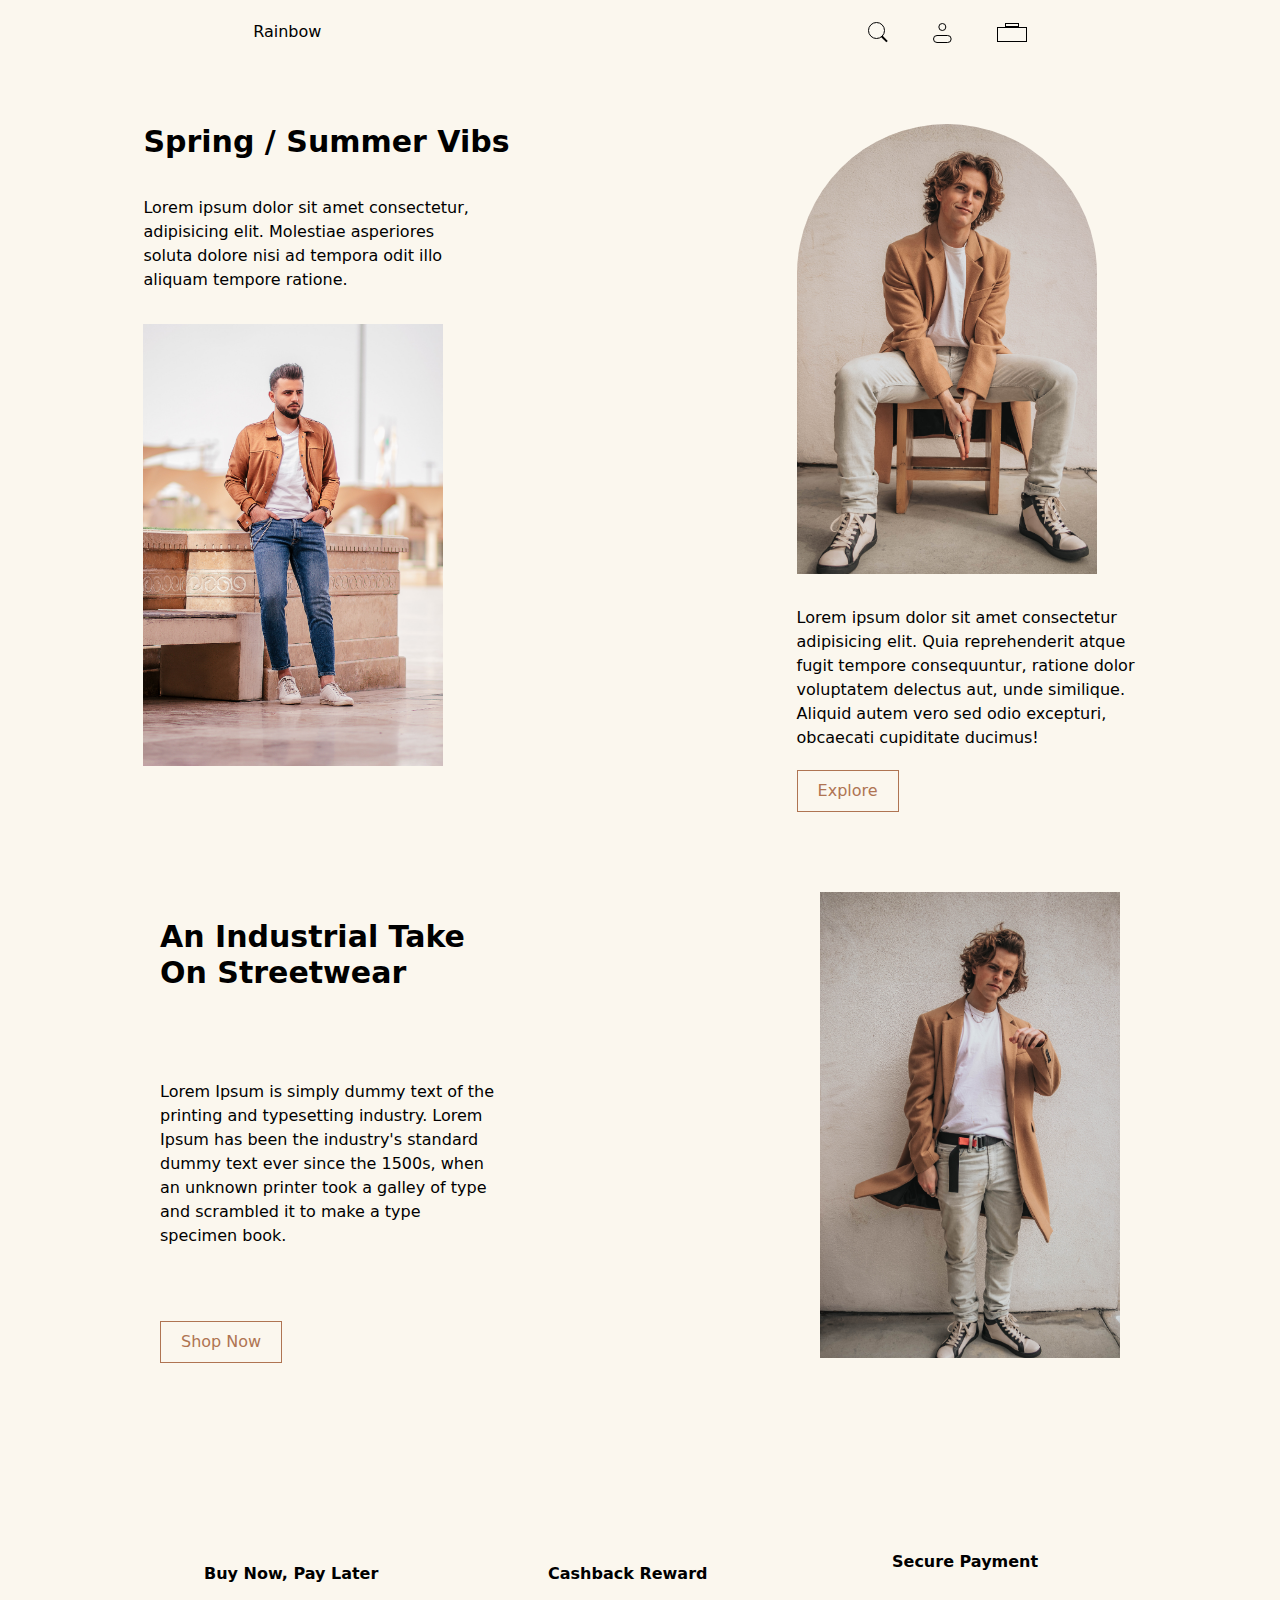
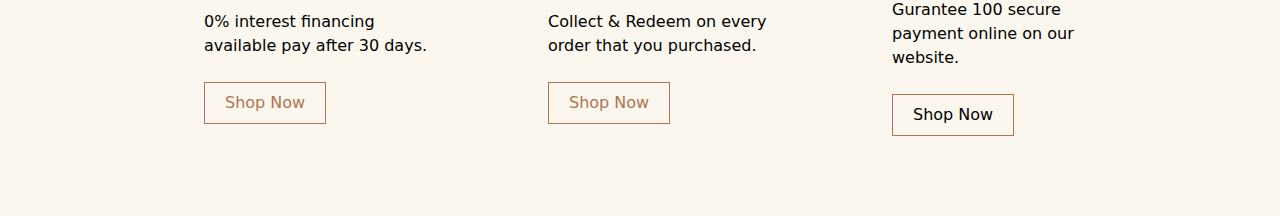
<file: Projects/1. Rainbow Project/index.html>
<html lang="en">
  <head>
    <meta charset="UTF-8" />
    <meta http-equiv="X-UA-Compatible" content="IE=edge" />
    <meta name="viewport" content="width=device-width, initial-scale=1.0" />
    <link rel="stylesheet" href="css/style.css" />
    <title>Simple Tailwind Starter</title>
  </head>
  <body class="bg-[#FBF7EE]">
    <nav class="flex justify-around">
      <div class="logo mt-5">
        <h1>Rainbow</h1>
      </div>
      <div class="nav-images mt-5">
        <img src="Images/SVG/SVG 1.svg" class="inline ml-10" />
        <img src="Images/SVG/SVG 2.svg" class="inline ml-10" />
        <img src="Images/SVG/SVG 3.svg" class="inline ml-10" />
      </div>
    </nav>

    <header class="mt-20 flex justify-around">
      <div class="card-one">
        <h1 class="font-bold mb-9 text-3xl">Spring / Summer Vibs</h1>
        <p class="w-[340px] font-light">
          Lorem ipsum dolor sit amet consectetur, adipisicing elit. Molestiae
          asperiores soluta dolore nisi ad tempora odit illo aliquam tempore
          ratione.
        </p>
        <img
          src="Images/mohamad-khosravi-DuY4JP2M34Q-unsplash.jpg"
          class="w-[300px] mt-8"
        />
      </div>
      <div class="card-two">
        <img
          src="Images/austin-wade-d2s8NQ6WD24-unsplash.jpg"
          class="w-[300px] mb-8 rounded-t-[40rem]"
        />
        <p class="w-[340px] mb-5 font-light">
          Lorem ipsum dolor sit amet consectetur adipisicing elit. Quia
          reprehenderit atque fugit tempore consequuntur, ratione dolor
          voluptatem delectus aut, unde similique. Aliquid autem vero sed odio
          excepturi, obcaecati cupiditate ducimus!
        </p>
        <button
          class="border border-[#AF7452] text-[#AF7452] pt-2 pb-2 pl-5 pr-5"
        >
          Explore
        </button>
      </div>
    </header>

    <section class="flex justify-around pt-20">
      <div class="flex flex-col justify-around items-start">
        <h1 class="font-bold mb-9 text-3xl">
          An Industrial Take <br />
          On Streetwear
        </h1>
        <p class="w-[340px] mb-5 font-light">
          Lorem Ipsum is simply dummy text of the printing and typesetting
          industry. Lorem Ipsum has been the industry's standard dummy text ever
          since the 1500s, when an unknown printer took a galley of type and
          scrambled it to make a type specimen book.
        </p>
        <button
          class="border border-[#AF7452] text-[#AF7452] pt-2 pb-2 pl-5 pr-5"
        >
          Shop Now
        </button>
      </div>
      <img
        src="Images/austin-wade-iQn82USu8gs-unsplash.jpg"
        class="w-[300px] mb-8"
      />
    </section>

    <section class="flex justify-center items-center mt-20 p-10">
      <div class="p-10 ml-10">
        <h1 class="font-bold mb-6">Buy Now, Pay Later</h1>
        <p class="font-thin w-[14rem]">
          0% interest financing available pay after 30 days.
        </p>
        <button
          class="border border-[#AF7452] text-[#AF7452] pt-2 pb-2 pl-5 pr-5 mt-6"
        >
          Shop Now
        </button>
      </div>
      <div class="p-10 ml-10">
        <h1 class="font-bold mb-6">Cashback Reward</h1>
        <p class="font-thin w-[14rem]">
          Collect & Redeem on every order that you purchased.
        </p>
        <button
          class="border border-[#AF7452] text-[#AF7452] pt-2 pb-2 pl-5 pr-5 mt-6"
        >
          Shop Now
        </button>
      </div>
      <div class="p-10 ml-10">
        <h1 class="font-bold mb-6">Secure Payment</h1>
        <p class="font-thin w-[14rem]">
          Gurantee 100 secure payment online on our website.
        </p>
        <button
          class="border border-[#AF7452] text-[#AF7453] pt-2 pb-2 pl-5 pr-5 mt-6"
        >
          Shop Now
        </button>
      </div>
    </section>
  </body>
</html>
</file>
<file: Projects/1. Rainbow Project/css/style.css>
/*
! tailwindcss v3.1.8 | MIT License | https://tailwindcss.com
*/

/*
1. Prevent padding and border from affecting element width. (https://github.com/mozdevs/cssremedy/issues/4)
2. Allow adding a border to an element by just adding a border-width. (https://github.com/tailwindcss/tailwindcss/pull/116)
*/

*,
::before,
::after {
  box-sizing: border-box;
  /* 1 */
  border-width: 0;
  /* 2 */
  border-style: solid;
  /* 2 */
  border-color: #e5e7eb;
  /* 2 */
}

::before,
::after {
  --tw-content: '';
}

/*
1. Use a consistent sensible line-height in all browsers.
2. Prevent adjustments of font size after orientation changes in iOS.
3. Use a more readable tab size.
4. Use the user's configured `sans` font-family by default.
*/

html {
  line-height: 1.5;
  /* 1 */
  -webkit-text-size-adjust: 100%;
  /* 2 */
  -moz-tab-size: 4;
  /* 3 */
  -o-tab-size: 4;
     tab-size: 4;
  /* 3 */
  font-family: ui-sans-serif, system-ui, -apple-system, BlinkMacSystemFont, "Segoe UI", Roboto, "Helvetica Neue", Arial, "Noto Sans", sans-serif, "Apple Color Emoji", "Segoe UI Emoji", "Segoe UI Symbol", "Noto Color Emoji";
  /* 4 */
}

/*
1. Remove the margin in all browsers.
2. Inherit line-height from `html` so users can set them as a class directly on the `html` element.
*/

body {
  margin: 0;
  /* 1 */
  line-height: inherit;
  /* 2 */
}

/*
1. Add the correct height in Firefox.
2. Correct the inheritance of border color in Firefox. (https://bugzilla.mozilla.org/show_bug.cgi?id=190655)
3. Ensure horizontal rules are visible by default.
*/

hr {
  height: 0;
  /* 1 */
  color: inherit;
  /* 2 */
  border-top-width: 1px;
  /* 3 */
}

/*
Add the correct text decoration in Chrome, Edge, and Safari.
*/

abbr:where([title]) {
  -webkit-text-decoration: underline dotted;
          text-decoration: underline dotted;
}

/*
Remove the default font size and weight for headings.
*/

h1,
h2,
h3,
h4,
h5,
h6 {
  font-size: inherit;
  font-weight: inherit;
}

/*
Reset links to optimize for opt-in styling instead of opt-out.
*/

a {
  color: inherit;
  text-decoration: inherit;
}

/*
Add the correct font weight in Edge and Safari.
*/

b,
strong {
  font-weight: bolder;
}

/*
1. Use the user's configured `mono` font family by default.
2. Correct the odd `em` font sizing in all browsers.
*/

code,
kbd,
samp,
pre {
  font-family: ui-monospace, SFMono-Regular, Menlo, Monaco, Consolas, "Liberation Mono", "Courier New", monospace;
  /* 1 */
  font-size: 1em;
  /* 2 */
}

/*
Add the correct font size in all browsers.
*/

small {
  font-size: 80%;
}

/*
Prevent `sub` and `sup` elements from affecting the line height in all browsers.
*/

sub,
sup {
  font-size: 75%;
  line-height: 0;
  position: relative;
  vertical-align: baseline;
}

sub {
  bottom: -0.25em;
}

sup {
  top: -0.5em;
}

/*
1. Remove text indentation from table contents in Chrome and Safari. (https://bugs.chromium.org/p/chromium/issues/detail?id=999088, https://bugs.webkit.org/show_bug.cgi?id=201297)
2. Correct table border color inheritance in all Chrome and Safari. (https://bugs.chromium.org/p/chromium/issues/detail?id=935729, https://bugs.webkit.org/show_bug.cgi?id=195016)
3. Remove gaps between table borders by default.
*/

table {
  text-indent: 0;
  /* 1 */
  border-color: inherit;
  /* 2 */
  border-collapse: collapse;
  /* 3 */
}

/*
1. Change the font styles in all browsers.
2. Remove the margin in Firefox and Safari.
3. Remove default padding in all browsers.
*/

button,
input,
optgroup,
select,
textarea {
  font-family: inherit;
  /* 1 */
  font-size: 100%;
  /* 1 */
  font-weight: inherit;
  /* 1 */
  line-height: inherit;
  /* 1 */
  color: inherit;
  /* 1 */
  margin: 0;
  /* 2 */
  padding: 0;
  /* 3 */
}

/*
Remove the inheritance of text transform in Edge and Firefox.
*/

button,
select {
  text-transform: none;
}

/*
1. Correct the inability to style clickable types in iOS and Safari.
2. Remove default button styles.
*/

button,
[type='button'],
[type='reset'],
[type='submit'] {
  -webkit-appearance: button;
  /* 1 */
  background-color: transparent;
  /* 2 */
  background-image: none;
  /* 2 */
}

/*
Use the modern Firefox focus style for all focusable elements.
*/

:-moz-focusring {
  outline: auto;
}

/*
Remove the additional `:invalid` styles in Firefox. (https://github.com/mozilla/gecko-dev/blob/2f9eacd9d3d995c937b4251a5557d95d494c9be1/layout/style/res/forms.css#L728-L737)
*/

:-moz-ui-invalid {
  box-shadow: none;
}

/*
Add the correct vertical alignment in Chrome and Firefox.
*/

progress {
  vertical-align: baseline;
}

/*
Correct the cursor style of increment and decrement buttons in Safari.
*/

::-webkit-inner-spin-button,
::-webkit-outer-spin-button {
  height: auto;
}

/*
1. Correct the odd appearance in Chrome and Safari.
2. Correct the outline style in Safari.
*/

[type='search'] {
  -webkit-appearance: textfield;
  /* 1 */
  outline-offset: -2px;
  /* 2 */
}

/*
Remove the inner padding in Chrome and Safari on macOS.
*/

::-webkit-search-decoration {
  -webkit-appearance: none;
}

/*
1. Correct the inability to style clickable types in iOS and Safari.
2. Change font properties to `inherit` in Safari.
*/

::-webkit-file-upload-button {
  -webkit-appearance: button;
  /* 1 */
  font: inherit;
  /* 2 */
}

/*
Add the correct display in Chrome and Safari.
*/

summary {
  display: list-item;
}

/*
Removes the default spacing and border for appropriate elements.
*/

blockquote,
dl,
dd,
h1,
h2,
h3,
h4,
h5,
h6,
hr,
figure,
p,
pre {
  margin: 0;
}

fieldset {
  margin: 0;
  padding: 0;
}

legend {
  padding: 0;
}

ol,
ul,
menu {
  list-style: none;
  margin: 0;
  padding: 0;
}

/*
Prevent resizing textareas horizontally by default.
*/

textarea {
  resize: vertical;
}

/*
1. Reset the default placeholder opacity in Firefox. (https://github.com/tailwindlabs/tailwindcss/issues/3300)
2. Set the default placeholder color to the user's configured gray 400 color.
*/

input::-moz-placeholder, textarea::-moz-placeholder {
  opacity: 1;
  /* 1 */
  color: #9ca3af;
  /* 2 */
}

input::placeholder,
textarea::placeholder {
  opacity: 1;
  /* 1 */
  color: #9ca3af;
  /* 2 */
}

/*
Set the default cursor for buttons.
*/

button,
[role="button"] {
  cursor: pointer;
}

/*
Make sure disabled buttons don't get the pointer cursor.
*/

:disabled {
  cursor: default;
}

/*
1. Make replaced elements `display: block` by default. (https://github.com/mozdevs/cssremedy/issues/14)
2. Add `vertical-align: middle` to align replaced elements more sensibly by default. (https://github.com/jensimmons/cssremedy/issues/14#issuecomment-634934210)
   This can trigger a poorly considered lint error in some tools but is included by design.
*/

img,
svg,
video,
canvas,
audio,
iframe,
embed,
object {
  display: block;
  /* 1 */
  vertical-align: middle;
  /* 2 */
}

/*
Constrain images and videos to the parent width and preserve their intrinsic aspect ratio. (https://github.com/mozdevs/cssremedy/issues/14)
*/

img,
video {
  max-width: 100%;
  height: auto;
}

*, ::before, ::after {
  --tw-border-spacing-x: 0;
  --tw-border-spacing-y: 0;
  --tw-translate-x: 0;
  --tw-translate-y: 0;
  --tw-rotate: 0;
  --tw-skew-x: 0;
  --tw-skew-y: 0;
  --tw-scale-x: 1;
  --tw-scale-y: 1;
  --tw-pan-x:  ;
  --tw-pan-y:  ;
  --tw-pinch-zoom:  ;
  --tw-scroll-snap-strictness: proximity;
  --tw-ordinal:  ;
  --tw-slashed-zero:  ;
  --tw-numeric-figure:  ;
  --tw-numeric-spacing:  ;
  --tw-numeric-fraction:  ;
  --tw-ring-inset:  ;
  --tw-ring-offset-width: 0px;
  --tw-ring-offset-color: #fff;
  --tw-ring-color: rgb(59 130 246 / 0.5);
  --tw-ring-offset-shadow: 0 0 #0000;
  --tw-ring-shadow: 0 0 #0000;
  --tw-shadow: 0 0 #0000;
  --tw-shadow-colored: 0 0 #0000;
  --tw-blur:  ;
  --tw-brightness:  ;
  --tw-contrast:  ;
  --tw-grayscale:  ;
  --tw-hue-rotate:  ;
  --tw-invert:  ;
  --tw-saturate:  ;
  --tw-sepia:  ;
  --tw-drop-shadow:  ;
  --tw-backdrop-blur:  ;
  --tw-backdrop-brightness:  ;
  --tw-backdrop-contrast:  ;
  --tw-backdrop-grayscale:  ;
  --tw-backdrop-hue-rotate:  ;
  --tw-backdrop-invert:  ;
  --tw-backdrop-opacity:  ;
  --tw-backdrop-saturate:  ;
  --tw-backdrop-sepia:  ;
}

::-webkit-backdrop {
  --tw-border-spacing-x: 0;
  --tw-border-spacing-y: 0;
  --tw-translate-x: 0;
  --tw-translate-y: 0;
  --tw-rotate: 0;
  --tw-skew-x: 0;
  --tw-skew-y: 0;
  --tw-scale-x: 1;
  --tw-scale-y: 1;
  --tw-pan-x:  ;
  --tw-pan-y:  ;
  --tw-pinch-zoom:  ;
  --tw-scroll-snap-strictness: proximity;
  --tw-ordinal:  ;
  --tw-slashed-zero:  ;
  --tw-numeric-figure:  ;
  --tw-numeric-spacing:  ;
  --tw-numeric-fraction:  ;
  --tw-ring-inset:  ;
  --tw-ring-offset-width: 0px;
  --tw-ring-offset-color: #fff;
  --tw-ring-color: rgb(59 130 246 / 0.5);
  --tw-ring-offset-shadow: 0 0 #0000;
  --tw-ring-shadow: 0 0 #0000;
  --tw-shadow: 0 0 #0000;
  --tw-shadow-colored: 0 0 #0000;
  --tw-blur:  ;
  --tw-brightness:  ;
  --tw-contrast:  ;
  --tw-grayscale:  ;
  --tw-hue-rotate:  ;
  --tw-invert:  ;
  --tw-saturate:  ;
  --tw-sepia:  ;
  --tw-drop-shadow:  ;
  --tw-backdrop-blur:  ;
  --tw-backdrop-brightness:  ;
  --tw-backdrop-contrast:  ;
  --tw-backdrop-grayscale:  ;
  --tw-backdrop-hue-rotate:  ;
  --tw-backdrop-invert:  ;
  --tw-backdrop-opacity:  ;
  --tw-backdrop-saturate:  ;
  --tw-backdrop-sepia:  ;
}

::backdrop {
  --tw-border-spacing-x: 0;
  --tw-border-spacing-y: 0;
  --tw-translate-x: 0;
  --tw-translate-y: 0;
  --tw-rotate: 0;
  --tw-skew-x: 0;
  --tw-skew-y: 0;
  --tw-scale-x: 1;
  --tw-scale-y: 1;
  --tw-pan-x:  ;
  --tw-pan-y:  ;
  --tw-pinch-zoom:  ;
  --tw-scroll-snap-strictness: proximity;
  --tw-ordinal:  ;
  --tw-slashed-zero:  ;
  --tw-numeric-figure:  ;
  --tw-numeric-spacing:  ;
  --tw-numeric-fraction:  ;
  --tw-ring-inset:  ;
  --tw-ring-offset-width: 0px;
  --tw-ring-offset-color: #fff;
  --tw-ring-color: rgb(59 130 246 / 0.5);
  --tw-ring-offset-shadow: 0 0 #0000;
  --tw-ring-shadow: 0 0 #0000;
  --tw-shadow: 0 0 #0000;
  --tw-shadow-colored: 0 0 #0000;
  --tw-blur:  ;
  --tw-brightness:  ;
  --tw-contrast:  ;
  --tw-grayscale:  ;
  --tw-hue-rotate:  ;
  --tw-invert:  ;
  --tw-saturate:  ;
  --tw-sepia:  ;
  --tw-drop-shadow:  ;
  --tw-backdrop-blur:  ;
  --tw-backdrop-brightness:  ;
  --tw-backdrop-contrast:  ;
  --tw-backdrop-grayscale:  ;
  --tw-backdrop-hue-rotate:  ;
  --tw-backdrop-invert:  ;
  --tw-backdrop-opacity:  ;
  --tw-backdrop-saturate:  ;
  --tw-backdrop-sepia:  ;
}

.m-1 {
  margin: 0.25rem;
}

.mt-5 {
  margin-top: 1.25rem;
}

.ml-10 {
  margin-left: 2.5rem;
}

.mt-20 {
  margin-top: 5rem;
}

.mb-9 {
  margin-bottom: 2.25rem;
}

.mt-8 {
  margin-top: 2rem;
}

.mb-8 {
  margin-bottom: 2rem;
}

.mb-5 {
  margin-bottom: 1.25rem;
}

.mb-6 {
  margin-bottom: 1.5rem;
}

.mt-6 {
  margin-top: 1.5rem;
}

.inline {
  display: inline;
}

.flex {
  display: flex;
}

.w-\[340px\] {
  width: 340px;
}

.w-\[300px\] {
  width: 300px;
}

.w-\[14rem\] {
  width: 14rem;
}

.flex-col {
  flex-direction: column;
}

.items-start {
  align-items: flex-start;
}

.items-center {
  align-items: center;
}

.justify-center {
  justify-content: center;
}

.justify-around {
  justify-content: space-around;
}

.rounded-t-\[40rem\] {
  border-top-left-radius: 40rem;
  border-top-right-radius: 40rem;
}

.border {
  border-width: 1px;
}

.border-\[\#AF7452\] {
  --tw-border-opacity: 1;
  border-color: rgb(175 116 82 / var(--tw-border-opacity));
}

.bg-green-200 {
  --tw-bg-opacity: 1;
  background-color: rgb(187 247 208 / var(--tw-bg-opacity));
}

.bg-red-200 {
  --tw-bg-opacity: 1;
  background-color: rgb(254 202 202 / var(--tw-bg-opacity));
}

.bg-black {
  --tw-bg-opacity: 1;
  background-color: rgb(0 0 0 / var(--tw-bg-opacity));
}

.bg-\[\#FBF7EE\] {
  --tw-bg-opacity: 1;
  background-color: rgb(251 247 238 / var(--tw-bg-opacity));
}

.p-1 {
  padding: 0.25rem;
}

.p-10 {
  padding: 2.5rem;
}

.pt-2 {
  padding-top: 0.5rem;
}

.pb-2 {
  padding-bottom: 0.5rem;
}

.pl-5 {
  padding-left: 1.25rem;
}

.pr-5 {
  padding-right: 1.25rem;
}

.pt-20 {
  padding-top: 5rem;
}

.text-3xl {
  font-size: 1.875rem;
  line-height: 2.25rem;
}

.font-bold {
  font-weight: 700;
}

.font-light {
  font-weight: 300;
}

.font-thin {
  font-weight: 100;
}

.text-white {
  --tw-text-opacity: 1;
  color: rgb(255 255 255 / var(--tw-text-opacity));
}

.text-\[\#AF7452\] {
  --tw-text-opacity: 1;
  color: rgb(175 116 82 / var(--tw-text-opacity));
}
</file>
